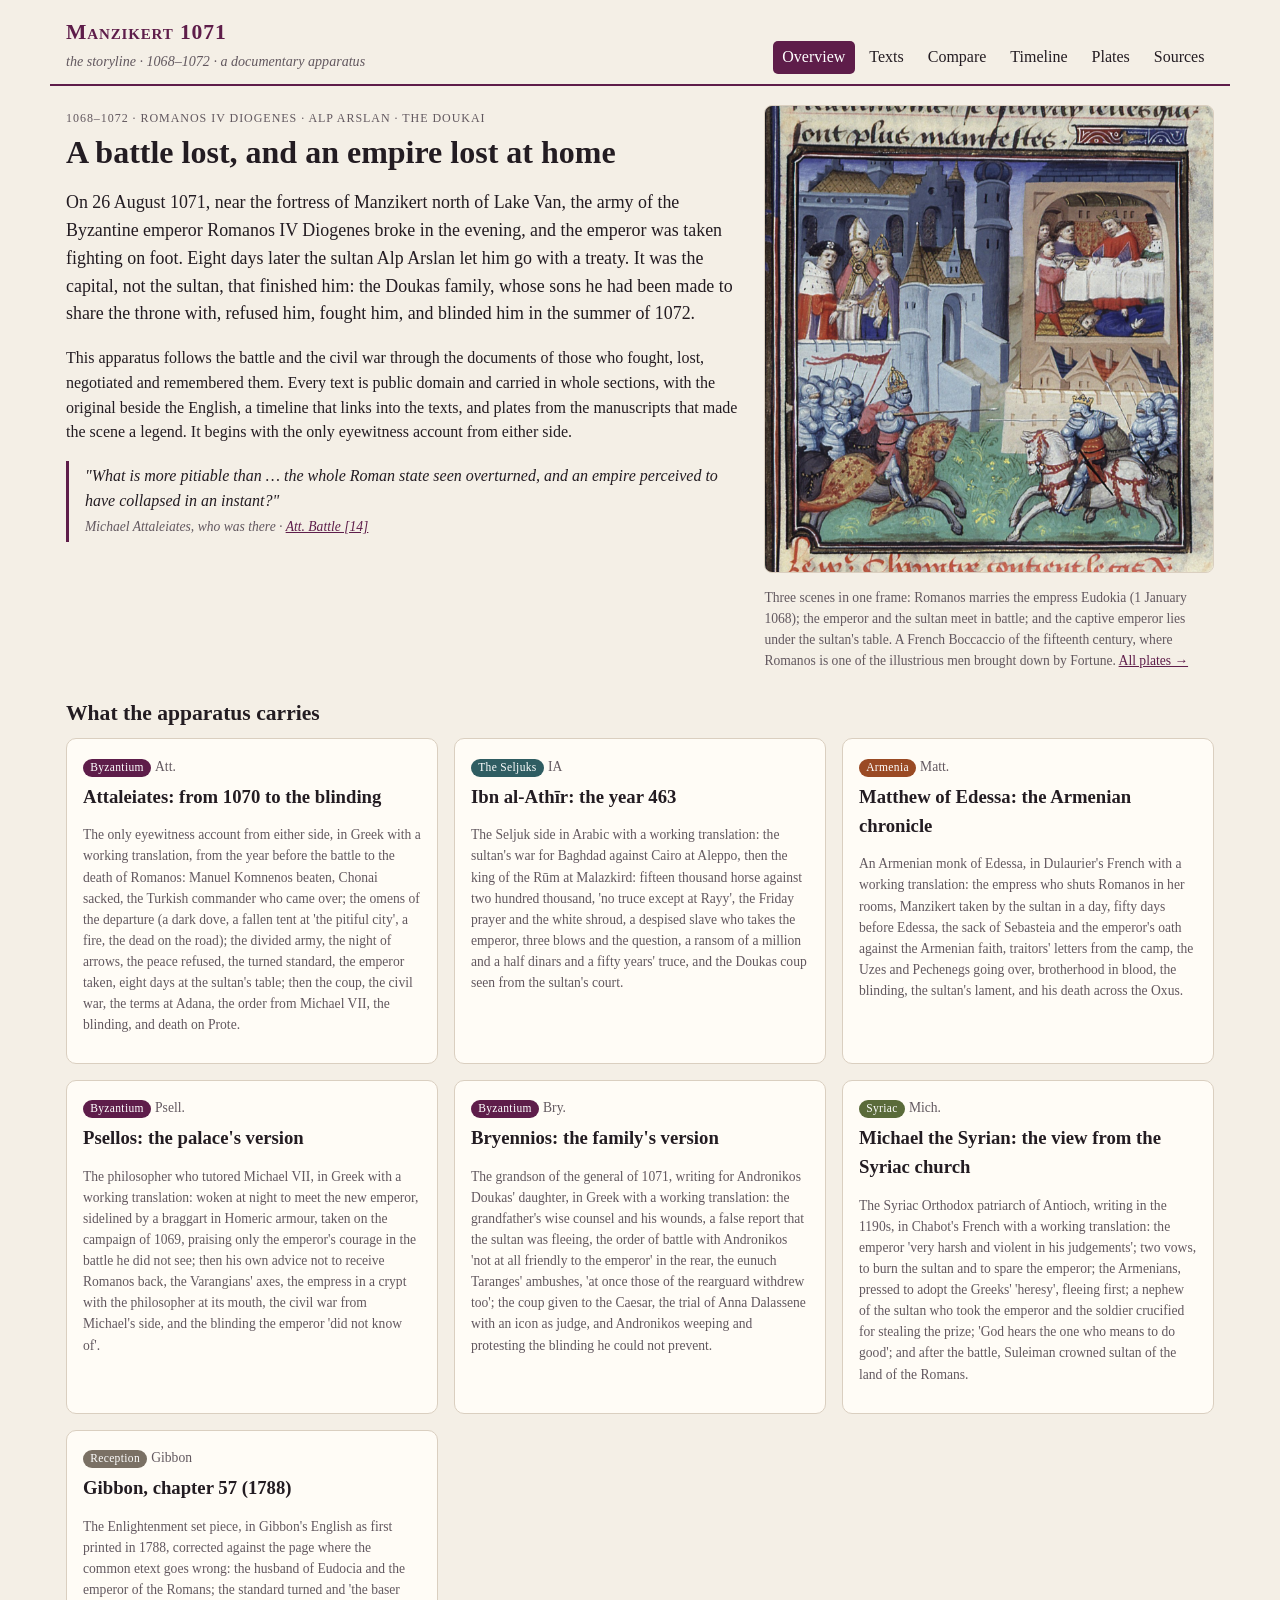
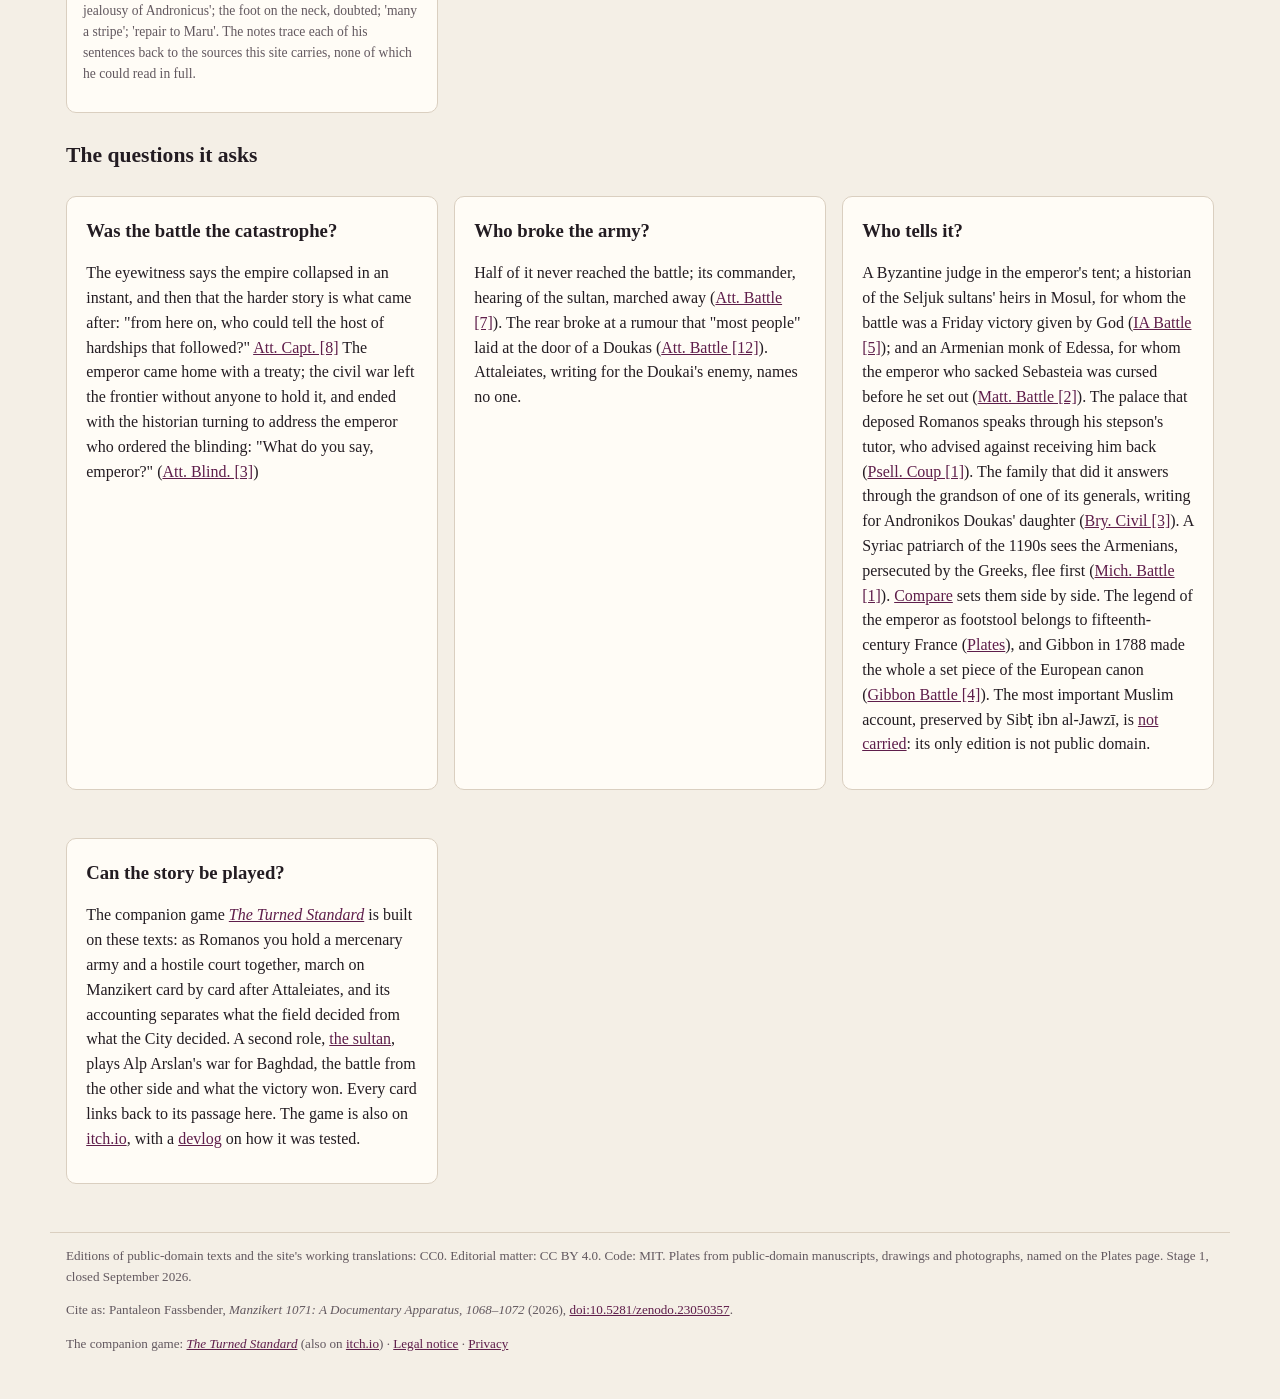
<file: index.html>
<!doctype html>
<html lang="en">
<head>
<meta charset="utf-8">
<meta name="viewport" content="width=device-width, initial-scale=1">
<title>Manzikert 1071</title>
<meta name="description" content="A documentary apparatus for the battle of Manzikert (1071) and the Byzantine civil war that followed: public-domain sources, Byzantine, Arabic and Armenian, with the original beside the English, a timeline and plates.">
<meta property="og:type" content="website">
<meta property="og:url" content="https://manzikert-1071-the-storyline.netlify.app/">
<meta property="og:image" content="https://manzikert-1071-the-storyline.netlify.app/assets/plates/fr236.jpg">
<meta property="og:title" content="Manzikert 1071">
<meta property="og:description" content="The battle of 1071 and the civil war that followed, in public-domain sources with the original beside the English: the eyewitness Attaleiates first, the Arabic and Armenian voices next.">
<meta name="twitter:card" content="summary_large_image">
<link rel="stylesheet" href="style.css">
<link rel="icon" type="image/jpeg" href="assets/plates/seal_t.jpg">
</head>
<body>
<header class="top">
  <a class="brand" href="#/">
    <strong>Manzikert 1071</strong>
    <em>the storyline · 1068–1072 · a documentary apparatus</em>
  </a>
  <nav>
    <a href="#/">Overview</a>
    <a href="#/texts">Texts</a>
    <a href="#/compare" id="navCompare" hidden>Compare</a>
    <a href="#/timeline">Timeline</a>
    <a href="#/plates">Plates</a>
    <a href="#/sources">Sources</a>
  </nav>
</header>
<main id="view" aria-live="polite"></main>
<footer>
  <p>Editions of public-domain texts and the site's working translations: CC0. Editorial matter: CC BY 4.0. Code: MIT.
  Plates from public-domain manuscripts, drawings and photographs, named on the Plates page. Stage 1, closed September 2026.</p>
  <p>Cite as: Pantaleon Fassbender, <em>Manzikert 1071: A Documentary Apparatus, 1068–1072</em> (2026), <a href="https://doi.org/10.5281/zenodo.23050357">doi:10.5281/zenodo.23050357</a>.</p>
  <p>The companion game: <a href="https://manzikert-1071-the-game.netlify.app/" target="_blank" rel="noopener"><em>The Turned Standard</em></a> (also on <a href="https://leofassb.itch.io/the-turned-standard" target="_blank" rel="noopener">itch.io</a>) · <a href="legal.html#notice">Legal notice</a> · <a href="legal.html#privacy">Privacy</a></p>
</footer>
<script src="app.js"></script>
</body>
</html>
</file>
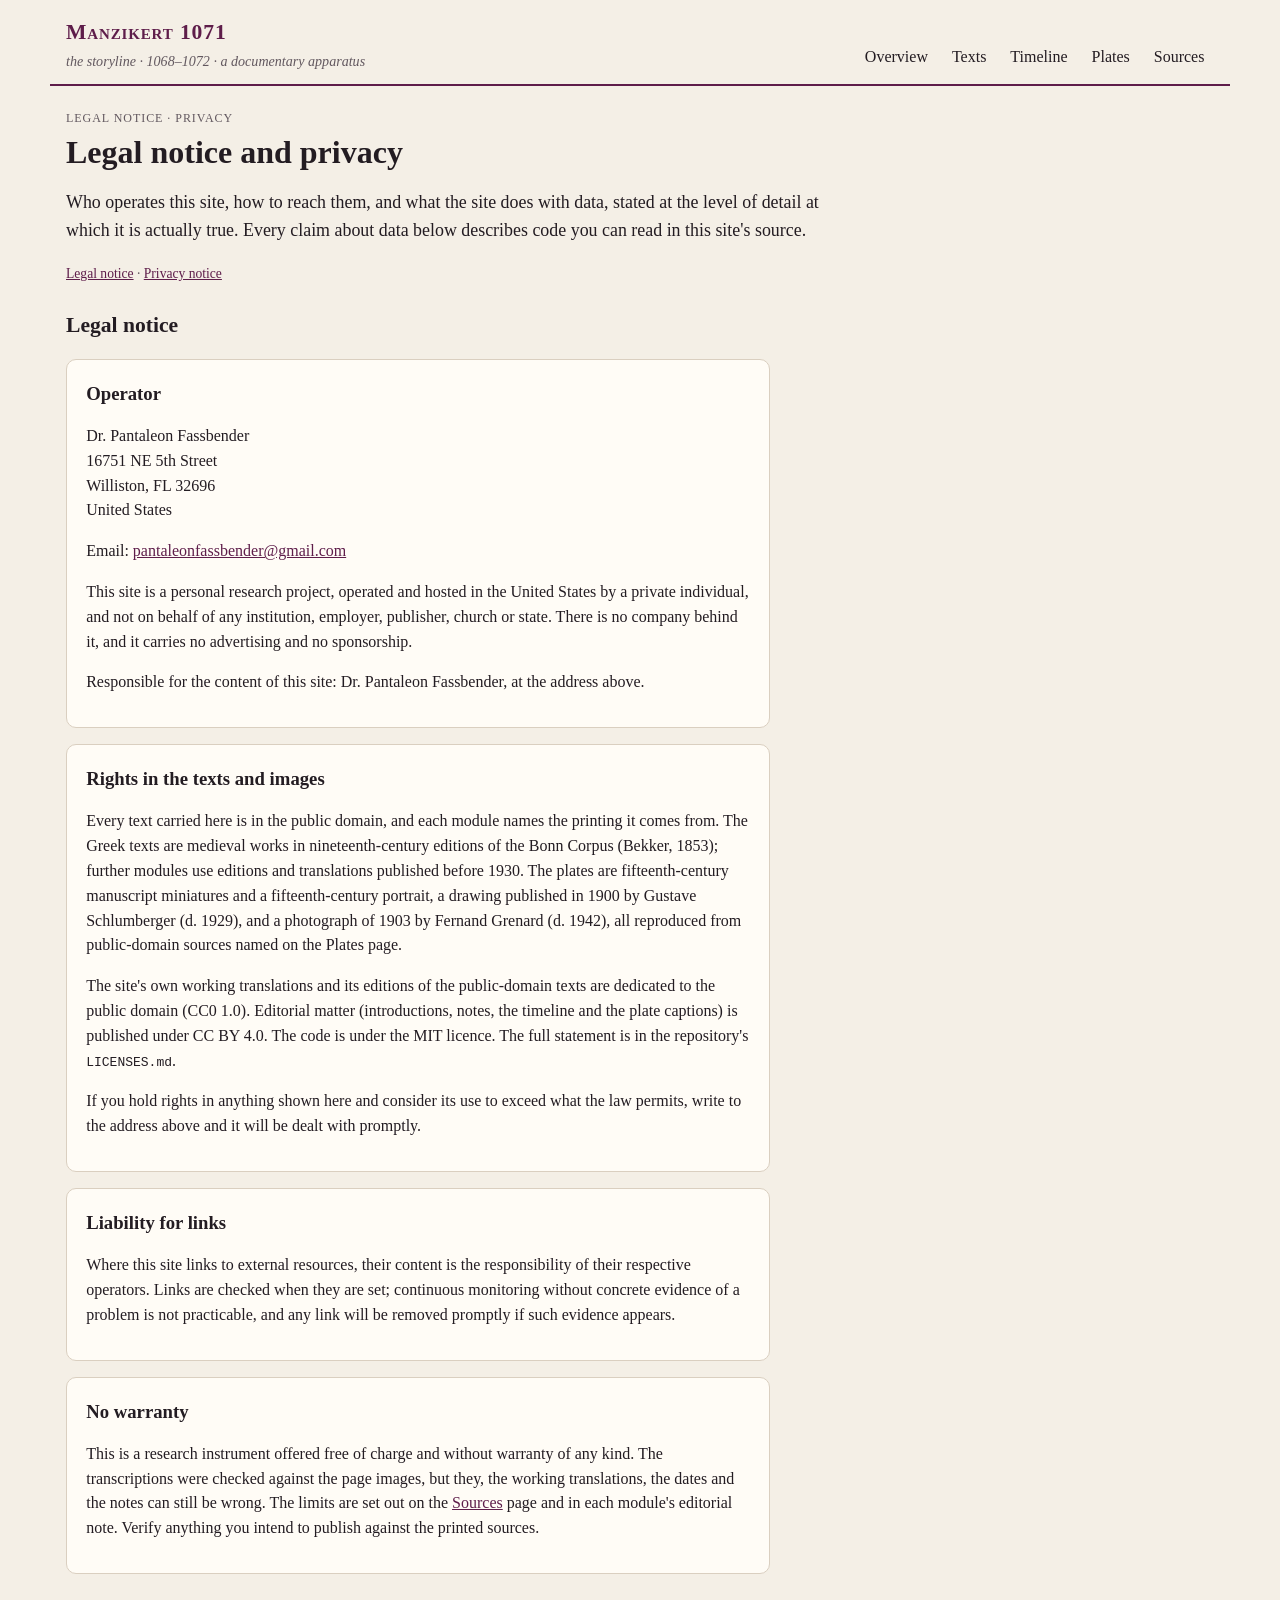
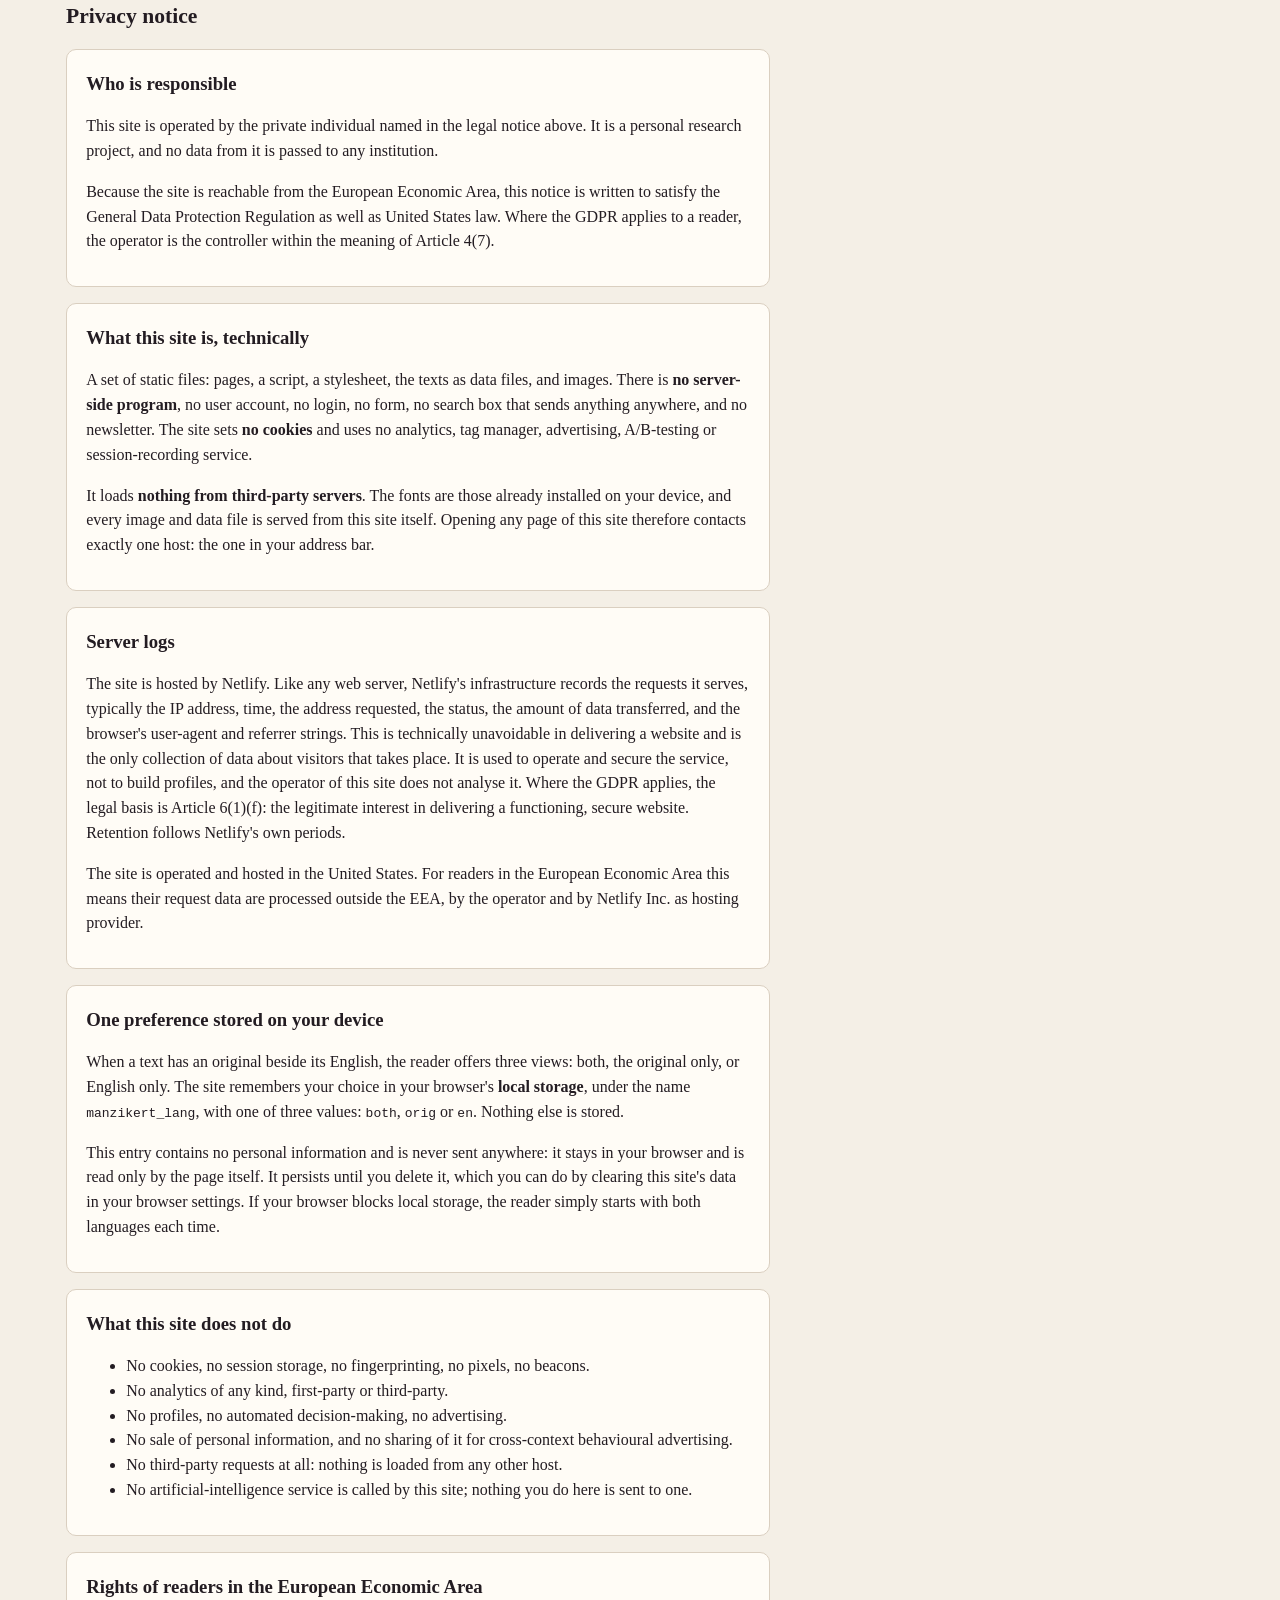
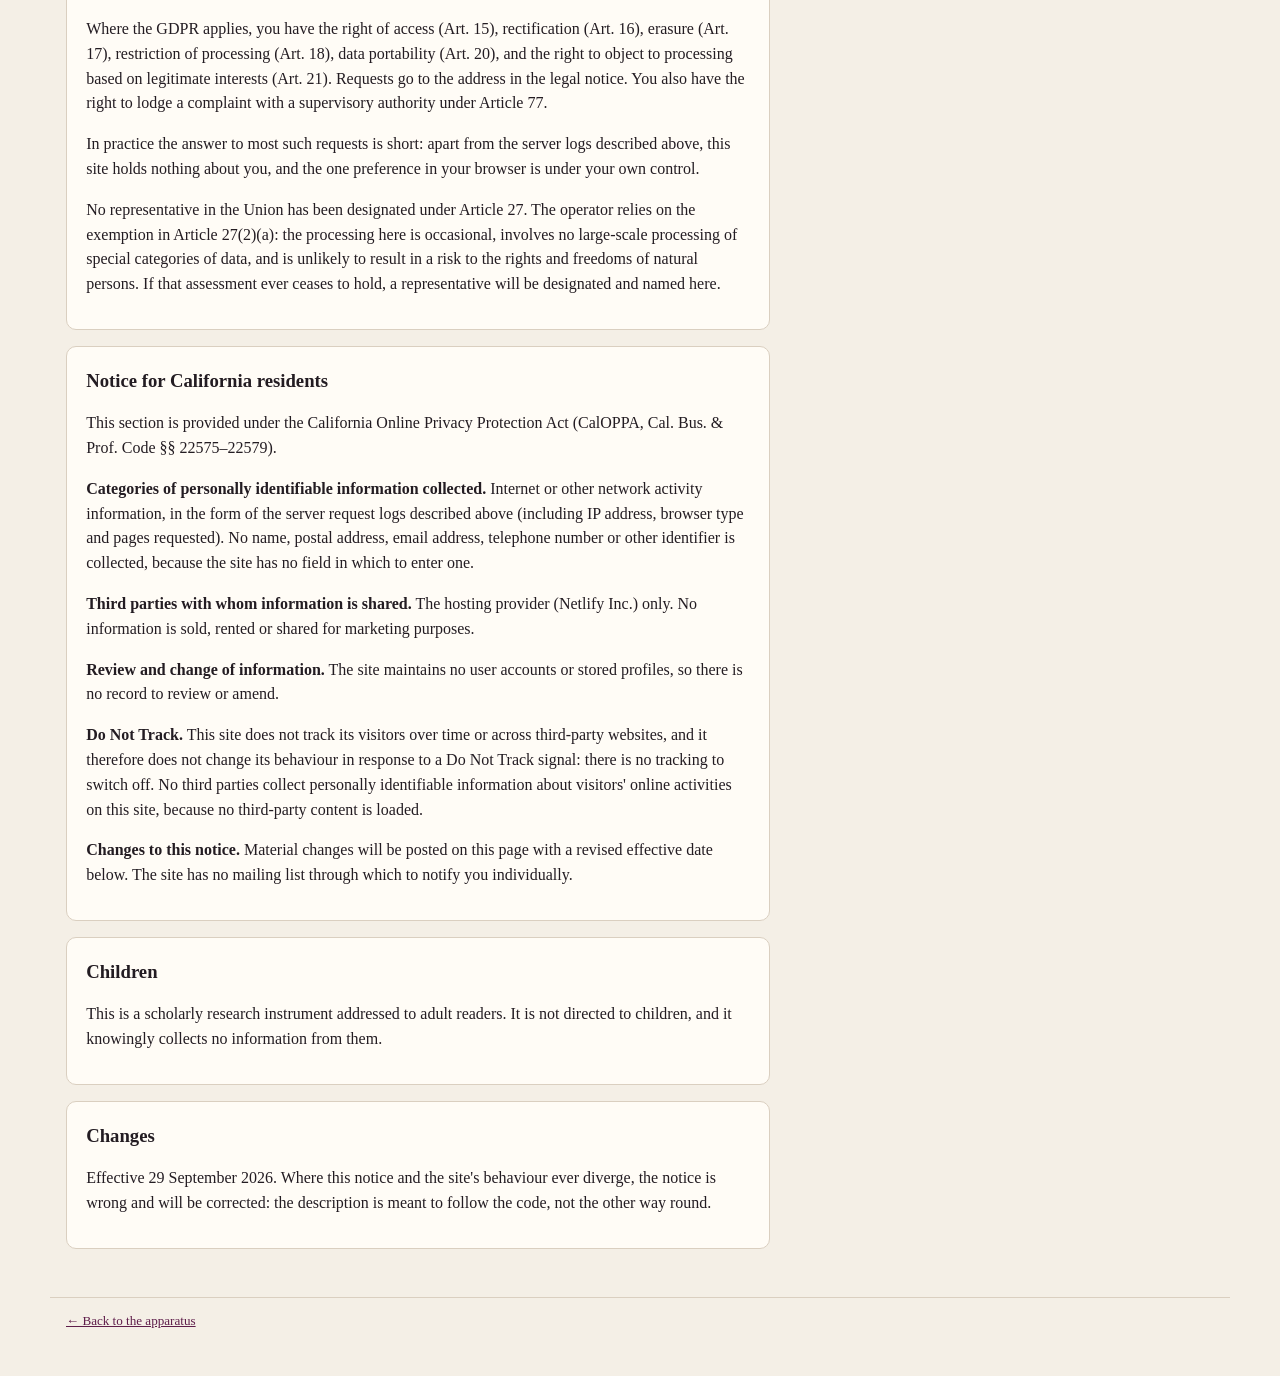
<file: legal.html>
<!doctype html>
<html lang="en">
<head>
<meta charset="utf-8">
<meta name="viewport" content="width=device-width, initial-scale=1">
<title>Legal notice and privacy · Manzikert 1071</title>
<meta name="description" content="Who operates this site, how to reach them, and what the site does with data.">
<link rel="stylesheet" href="style.css">
<link rel="icon" type="image/jpeg" href="assets/plates/seal_t.jpg">
</head>
<body>
<header class="top">
  <a class="brand" href="index.html#/">
    <strong>Manzikert 1071</strong>
    <em>the storyline · 1068–1072 · a documentary apparatus</em>
  </a>
  <nav>
    <a href="index.html#/">Overview</a>
    <a href="index.html#/texts">Texts</a>
    <a href="index.html#/timeline">Timeline</a>
    <a href="index.html#/plates">Plates</a>
    <a href="index.html#/sources">Sources</a>
  </nav>
</header>
<main>
  <span class="tag">Legal notice · Privacy</span>
  <h1>Legal notice and privacy</h1>
  <p class="lede">Who operates this site, how to reach them, and what the site does with data, stated at the level of detail at which it is actually true. Every claim about data below describes code you can read in this site's source.</p>
  <p class="fine"><a href="#notice">Legal notice</a> · <a href="#privacy">Privacy notice</a></p>

  <h2 id="notice">Legal notice</h2>

  <div class="panel readable"><h3>Operator</h3>
    <p>Dr. Pantaleon Fassbender<br>16751 NE 5th Street<br>Williston, FL 32696<br>United States</p>
    <p>Email: <a href="mailto:pantaleonfassbender@gmail.com">pantaleonfassbender@gmail.com</a></p>
    <p>This site is a personal research project, operated and hosted in the United States by a private individual, and not on behalf of any institution, employer, publisher, church or state. There is no company behind it, and it carries no advertising and no sponsorship.</p>
    <p>Responsible for the content of this site: Dr. Pantaleon Fassbender, at the address above.</p>
  </div>

  <div class="panel readable"><h3>Rights in the texts and images</h3>
    <p>Every text carried here is in the public domain, and each module names the printing it comes from. The Greek texts are medieval works in nineteenth-century editions of the Bonn Corpus (Bekker, 1853); further modules use editions and translations published before 1930. The plates are fifteenth-century manuscript miniatures and a fifteenth-century portrait, a drawing published in 1900 by Gustave Schlumberger (d. 1929), and a photograph of 1903 by Fernand Grenard (d. 1942), all reproduced from public-domain sources named on the Plates page.</p>
    <p>The site's own working translations and its editions of the public-domain texts are dedicated to the public domain (CC0 1.0). Editorial matter (introductions, notes, the timeline and the plate captions) is published under CC BY 4.0. The code is under the MIT licence. The full statement is in the repository's <code>LICENSES.md</code>.</p>
    <p>If you hold rights in anything shown here and consider its use to exceed what the law permits, write to the address above and it will be dealt with promptly.</p>
  </div>

  <div class="panel readable"><h3>Liability for links</h3>
    <p>Where this site links to external resources, their content is the responsibility of their respective operators. Links are checked when they are set; continuous monitoring without concrete evidence of a problem is not practicable, and any link will be removed promptly if such evidence appears.</p>
  </div>

  <div class="panel readable"><h3>No warranty</h3>
    <p>This is a research instrument offered free of charge and without warranty of any kind. The transcriptions were checked against the page images, but they, the working translations, the dates and the notes can still be wrong. The limits are set out on the <a href="index.html#/sources">Sources</a> page and in each module's editorial note. Verify anything you intend to publish against the printed sources.</p>
  </div>

  <h2 id="privacy">Privacy notice</h2>

  <div class="panel readable"><h3>Who is responsible</h3>
    <p>This site is operated by the private individual named in the legal notice above. It is a personal research project, and no data from it is passed to any institution.</p>
    <p>Because the site is reachable from the European Economic Area, this notice is written to satisfy the General Data Protection Regulation as well as United States law. Where the GDPR applies to a reader, the operator is the controller within the meaning of Article 4(7).</p>
  </div>

  <div class="panel readable"><h3>What this site is, technically</h3>
    <p>A set of static files: pages, a script, a stylesheet, the texts as data files, and images. There is <strong>no server-side program</strong>, no user account, no login, no form, no search box that sends anything anywhere, and no newsletter. The site sets <strong>no cookies</strong> and uses no analytics, tag manager, advertising, A/B-testing or session-recording service.</p>
    <p>It loads <strong>nothing from third-party servers</strong>. The fonts are those already installed on your device, and every image and data file is served from this site itself. Opening any page of this site therefore contacts exactly one host: the one in your address bar.</p>
  </div>

  <div class="panel readable"><h3>Server logs</h3>
    <p>The site is hosted by Netlify. Like any web server, Netlify's infrastructure records the requests it serves, typically the IP address, time, the address requested, the status, the amount of data transferred, and the browser's user-agent and referrer strings. This is technically unavoidable in delivering a website and is the only collection of data about visitors that takes place. It is used to operate and secure the service, not to build profiles, and the operator of this site does not analyse it. Where the GDPR applies, the legal basis is Article 6(1)(f): the legitimate interest in delivering a functioning, secure website. Retention follows Netlify's own periods.</p>
    <p>The site is operated and hosted in the United States. For readers in the European Economic Area this means their request data are processed outside the EEA, by the operator and by Netlify Inc. as hosting provider.</p>
  </div>

  <div class="panel readable"><h3>One preference stored on your device</h3>
    <p>When a text has an original beside its English, the reader offers three views: both, the original only, or English only. The site remembers your choice in your browser's <strong>local storage</strong>, under the name <code>manzikert_lang</code>, with one of three values: <code>both</code>, <code>orig</code> or <code>en</code>. Nothing else is stored.</p>
    <p>This entry contains no personal information and is never sent anywhere: it stays in your browser and is read only by the page itself. It persists until you delete it, which you can do by clearing this site's data in your browser settings. If your browser blocks local storage, the reader simply starts with both languages each time.</p>
  </div>

  <div class="panel readable"><h3>What this site does not do</h3>
    <ul>
      <li>No cookies, no session storage, no fingerprinting, no pixels, no beacons.</li>
      <li>No analytics of any kind, first-party or third-party.</li>
      <li>No profiles, no automated decision-making, no advertising.</li>
      <li>No sale of personal information, and no sharing of it for cross-context behavioural advertising.</li>
      <li>No third-party requests at all: nothing is loaded from any other host.</li>
      <li>No artificial-intelligence service is called by this site; nothing you do here is sent to one.</li>
    </ul>
  </div>

  <div class="panel readable"><h3>Rights of readers in the European Economic Area</h3>
    <p>Where the GDPR applies, you have the right of access (Art. 15), rectification (Art. 16), erasure (Art. 17), restriction of processing (Art. 18), data portability (Art. 20), and the right to object to processing based on legitimate interests (Art. 21). Requests go to the address in the legal notice. You also have the right to lodge a complaint with a supervisory authority under Article 77.</p>
    <p>In practice the answer to most such requests is short: apart from the server logs described above, this site holds nothing about you, and the one preference in your browser is under your own control.</p>
    <p>No representative in the Union has been designated under Article 27. The operator relies on the exemption in Article 27(2)(a): the processing here is occasional, involves no large-scale processing of special categories of data, and is unlikely to result in a risk to the rights and freedoms of natural persons. If that assessment ever ceases to hold, a representative will be designated and named here.</p>
  </div>

  <div class="panel readable"><h3>Notice for California residents</h3>
    <p>This section is provided under the California Online Privacy Protection Act (CalOPPA, Cal. Bus. &amp; Prof. Code §§ 22575–22579).</p>
    <p><strong>Categories of personally identifiable information collected.</strong> Internet or other network activity information, in the form of the server request logs described above (including IP address, browser type and pages requested). No name, postal address, email address, telephone number or other identifier is collected, because the site has no field in which to enter one.</p>
    <p><strong>Third parties with whom information is shared.</strong> The hosting provider (Netlify Inc.) only. No information is sold, rented or shared for marketing purposes.</p>
    <p><strong>Review and change of information.</strong> The site maintains no user accounts or stored profiles, so there is no record to review or amend.</p>
    <p><strong>Do Not Track.</strong> This site does not track its visitors over time or across third-party websites, and it therefore does not change its behaviour in response to a Do Not Track signal: there is no tracking to switch off. No third parties collect personally identifiable information about visitors' online activities on this site, because no third-party content is loaded.</p>
    <p><strong>Changes to this notice.</strong> Material changes will be posted on this page with a revised effective date below. The site has no mailing list through which to notify you individually.</p>
  </div>

  <div class="panel readable"><h3>Children</h3>
    <p>This is a scholarly research instrument addressed to adult readers. It is not directed to children, and it knowingly collects no information from them.</p>
  </div>

  <div class="panel readable"><h3>Changes</h3>
    <p>Effective 29 September 2026. Where this notice and the site's behaviour ever diverge, the notice is wrong and will be corrected: the description is meant to follow the code, not the other way round.</p>
  </div>
</main>
<footer>
  <p><a href="index.html#/">← Back to the apparatus</a></p>
</footer>
</body>
</html>
</file>
<file: style.css>
:root{
  --paper:#f4efe6; --panel:#fffcf6; --ink:#231c22; --ink2:#62585f; --line:#dacfc0;
  --red:#5e1d4a; --gold:#8a6d2f; --sea:#2f5d62;
  --byzantium:#5e1d4a; --seljuk:#2f5d62; --armenian:#9a4a24; --syriac:#5a6b3a; --reception:#7a7064;
  --serif:"Iowan Old Style","Palatino Linotype",Palatino,"Book Antiqua",Georgia,serif;
}
*{box-sizing:border-box}
body{margin:0; background:var(--paper); color:var(--ink); font-family:var(--serif); line-height:1.55}
a{color:var(--red)}
.top{display:flex; justify-content:space-between; align-items:flex-end; flex-wrap:wrap; gap:.6rem 1.5rem;
  max-width:1180px; margin:0 auto; padding:1rem 16px .6rem; border-bottom:2px solid var(--red)}
.brand{text-decoration:none; color:inherit}
.brand strong{display:block; font-size:1.35rem; color:var(--red); font-variant:small-caps; letter-spacing:.04em}
.brand em{font-size:.88rem; color:var(--ink2)}
.top nav{display:flex; gap:.3rem; flex-wrap:wrap}
.top nav a{text-decoration:none; color:var(--ink); padding:.25rem .6rem; border-radius:5px}
.top nav a.on{background:var(--red); color:#fff}
main{max-width:1180px; margin:0 auto; padding:1.2rem 16px 2rem}
footer{max-width:1180px; margin:0 auto; padding:0 16px 2rem; font-size:.82rem; color:var(--ink2); border-top:1px solid var(--line)}
h1{font-size:2rem; margin:.2rem 0 .6rem; line-height:1.2}
h2{font-size:1.35rem; margin:1.6rem 0 .5rem}
h3{margin:.2rem 0 .3rem}
.lede{font-size:1.12rem; max-width:48rem}
.fine{font-size:.85rem; color:var(--ink2)}
.tag{font-size:.75rem; letter-spacing:.08em; text-transform:uppercase; color:var(--ink2)}
.panel{background:var(--panel); border:1px solid var(--line); border-radius:10px; padding:1rem 1.2rem; margin:1rem 0}
.readable{max-width:44rem}
.grid{display:grid; gap:1rem}
.g2{grid-template-columns:repeat(auto-fill,minmax(300px,1fr))}
.g4{grid-template-columns:repeat(auto-fill,minmax(210px,1fr))}
.card{background:var(--panel); border:1px solid var(--line); border-radius:10px; padding:.9rem 1rem; text-decoration:none; color:inherit; display:block}
a.card:hover{border-color:var(--red)}
.card.planned{opacity:.72; border-style:dashed}
.side{display:inline-block; font-size:.72rem; padding:0 .45rem; border-radius:99px; color:#fff; letter-spacing:.03em}
.side.byzantium{background:var(--byzantium)} .side.seljuk{background:var(--seljuk)} .side.armenian{background:var(--armenian)}
.side.syriac{background:var(--syriac)} .side.reception{background:var(--reception)}
.hero{display:grid; grid-template-columns:minmax(0,1.5fr) minmax(0,1fr); gap:1.5rem; align-items:start}
.hero img{width:100%; border-radius:8px; border:1px solid var(--line)}
figure{margin:0}
figcaption{font-size:.85rem; color:var(--ink2); margin-top:.4rem}
.quote{border-left:3px solid var(--red); padding:.2rem 0 .2rem 1rem; margin:1rem 0; font-style:italic}
/* reader */
.toc{display:flex; flex-wrap:wrap; gap:.4rem; margin:.6rem 0 1rem}
.toc a{border:1px solid var(--line); border-radius:6px; padding:.2rem .6rem; text-decoration:none; color:var(--ink); background:var(--panel); font-size:.9rem}
.toc a.on{border-color:var(--red); background:var(--red); color:#fff}
.langbar{display:flex; gap:.3rem; margin:.4rem 0 1rem}
.langbar button{font:inherit; font-size:.85rem; background:var(--panel); border:1px solid var(--line); border-radius:6px; padding:.2rem .7rem; cursor:pointer}
.langbar button.on{background:var(--ink); color:var(--paper); border-color:var(--ink)}
.unit{display:grid; grid-template-columns:4.6rem minmax(0,1fr); gap:.3rem .8rem; padding:.55rem 0; border-bottom:1px dotted var(--line)}
.unit .num{font-size:.78rem; color:var(--ink2); text-align:right; padding-top:.2rem}
.unit .num a{color:inherit; text-decoration:none}
.unit .pg{display:block; font-size:.7rem; line-height:1.25; margin-top:.3rem; color:var(--ink2); opacity:.85}
.unit.hl{background:#efdfe6}
.unit .cols{display:grid; grid-template-columns:1fr 1fr; gap:1.2rem}
.unit .cols.one{grid-template-columns:1fr}
.unit .orig{color:var(--ink2)}
.unit .orig[lang=grc]{font-family:"Gentium Plus","Gentium Book Plus","Palatino Linotype","GFS Didot","Times New Roman",serif; color:var(--ink); font-size:1.02em; line-height:1.6}
.unit.label .text{font-variant:small-caps; letter-spacing:.03em; font-weight:600; color:var(--red)}
.unit h4{margin:0 0 .3rem; font-size:.95rem; color:var(--red)}
.unit .text,.unit .orig{white-space:pre-line}
.unit .orig[dir=rtl]{font-family:"Traditional Arabic","Sakkal Majalla","Noto Naskh Arabic","Geeza Pro",serif; font-size:1.3em; line-height:1.9; color:var(--ink)}
.unit .translit{margin-top:.5rem; font-size:.88em; font-style:italic; color:var(--ink2)}
.note{grid-column:2; font-size:.84rem; color:var(--ink2); border-left:2px solid var(--gold); padding-left:.6rem}
.hinweis{font-size:.9rem}
/* timeline */
.tl{position:relative; margin:1rem 0 0 .6rem; padding-left:1.4rem; border-left:2px solid var(--line)}
.st{position:relative; margin:0 0 1.2rem; display:grid; grid-template-columns:minmax(0,1fr) 140px; gap:1rem; align-items:start}
.st::before{content:""; position:absolute; left:-1.95rem; top:.35rem; width:12px; height:12px; border-radius:50%; background:var(--c,var(--ink)); border:2px solid var(--paper)}
.st .d{font-size:.82rem; color:var(--ink2)}
.st img{width:140px; border-radius:6px; border:1px solid var(--line)}
.st p{margin:.2rem 0}
.legend{display:flex; flex-wrap:wrap; gap:.4rem}
/* plates */
.plate img{width:100%; border-radius:6px; border:1px solid var(--line); background:#fff}
.lightbox{position:fixed; inset:0; background:rgba(20,16,12,.85); display:flex; align-items:center; justify-content:center; padding:16px; z-index:10}
.lightbox img{max-width:100%; max-height:86vh; border-radius:6px}
.lightbox .cap{color:#f5efe2; max-width:44rem; font-size:.9rem; margin-top:.6rem}
.lightbox figure{text-align:center}
/* compare */
.cmp{display:grid; gap:1rem; margin-top:1rem}
.cmp.n2{grid-template-columns:1fr 1fr}
.cmp.n3{grid-template-columns:repeat(3,minmax(0,1fr))}
.cmp.n4{grid-template-columns:1fr 1fr}
.voice{background:var(--panel); border:1px solid var(--line); border-radius:10px; padding:.8rem 1rem}
.vhead{border-bottom:1px solid var(--line); padding-bottom:.5rem; margin-bottom:.5rem}
.vunit{margin:.7rem 0}
.vunit .text{white-space:pre-line}
@media (max-width:760px){
  .cmp.n2,.cmp.n3,.cmp.n4{grid-template-columns:1fr}
  .hero{grid-template-columns:1fr}
  .unit .cols{grid-template-columns:1fr}
  .st{grid-template-columns:1fr}
  .st img{width:110px}
  h1{font-size:1.6rem}
}
@media (prefers-color-scheme: dark){
  :root:not([data-theme="light"]){--paper:#1c171b; --panel:#262026; --ink:#ece4ea; --ink2:#b3a8b0; --line:#43383f; --red:#d59ac2}
  :root:not([data-theme="light"]) .unit.hl{background:#3a2a35}
  :root:not([data-theme="light"]) .top nav a.on, :root:not([data-theme="light"]) .toc a.on{color:#1c171b}
}
</file>
